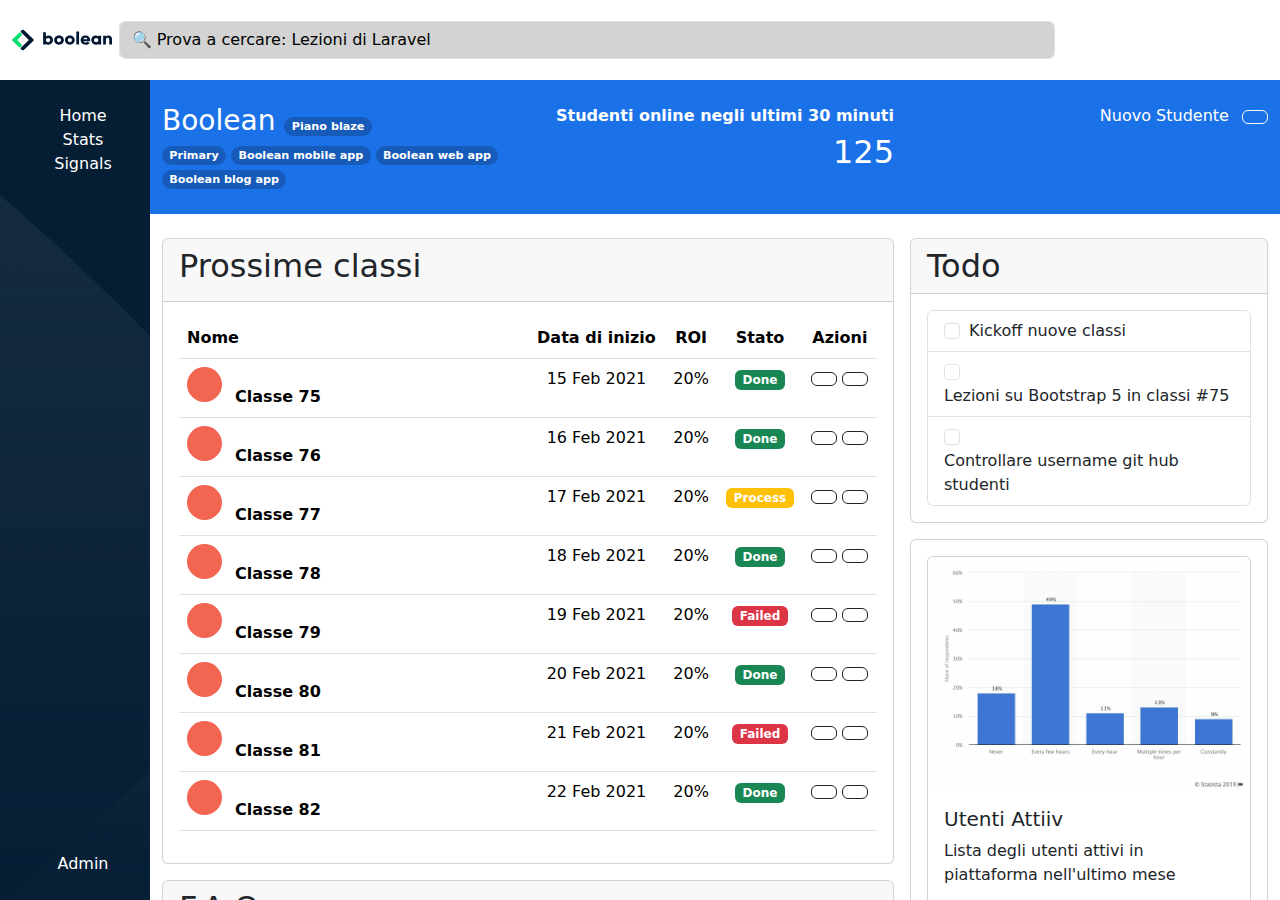
<file: index.html>
<!DOCTYPE html>
<html lang="en">

<head>
  <meta charset="UTF-8">
  <meta http-equiv="X-UA-Compatible" content="IE=edge">
  <meta name="viewport" content="width=device-width, initial-scale=1.0">
  <meta name="author" content="Andrea Romano">
  <meta name="description" content="...">
  <link rel="icon" href="img/mobile-logo.png" type="ico/png">
  <!-- Font Awesome -->
  <link rel="stylesheet" href="https://cdnjs.cloudflare.com/ajax/libs/font-awesome/6.4.0/css/all.min.css"
    integrity="sha512-iecdLmaskl7CVkqkXNQ/ZH/XLlvWZOJyj7Yy7tcenmpD1ypASozpmT/E0iPtmFIB46ZmdtAc9eNBvH0H/ZpiBw=="
    crossorigin="anonymous" referrerpolicy="no-referrer" />
  <!-- Bootstrap link -->
  <link rel="stylesheet" href="	https://cdn.jsdelivr.net/npm/bootstrap@5.2.3/dist/css/bootstrap.min.css">
  <!-- My Style  -->
  <link rel="stylesheet" href="css/style.css">
  <title>Bootstrap-Dashboard</title>
</head>

<body>

  <!--! Header -->
  <header id="principal-header" class="container-fluid">
    <div class="row align-items-center h-100">
      <div class="col-2 col-xl-1">
        <a href="#"><img class="img-fluid logo d-xl-none" src="img/mobile-logo.png" alt="logo"></a>
        <a href="#"><img class="img-fluid logo big-logo d-none d-xl-inline-block" src="img/logo.svg" alt="logo"></a>
      </div>
      <div class="col">
        <form action="http://marcolanci.it/lezioni/read_form.php" method="get">
          <input class="form-control" type="text" name="Search" id="Search"
            placeholder="&#128269; Prova a cercare: Lezioni di Laravel">
        </form>
      </div>
      <div class="col-1 col-xl-2 d-flex justify-content-end">
        <div class="header-icons d-none d-xl-inline d-flex">
          <button type="button" class="btn"><i class="fa-solid fa-list-ul"></i></button>
          <button type="button" class="btn"><i class="fa-solid fa-circle-question"></i></button>
          <button type="button" class="btn"><i class="fa-solid fa-ellipsis-vertical"></i></button>
        </div>
        <div class="bell">
          <div class="btn-group">
            <button type="button" class="btn" data-bs-toggle="dropdown" aria-expanded="false">
              <i class="fa-solid fa-bell text-warning"></i>
            </button>
            <ul class="dropdown-menu dropdown-menu-end">
              <li><button class="dropdown-item" type="button">Action</button></li>
              <li><button class="dropdown-item" type="button">Another action</button></li>
              <li><button class="dropdown-item" type="button">Something else here</button></li>
            </ul>
          </div>
        </div>
      </div>
    </div>
  </header>


  <!--! Main Layout -->
  <div class="main-layout d-flex">
    <!--* Navbar -->
    <nav class="main-navbar py-4 text-center text-white h-100 flex-shrink-0">
      <div class="container-fluid h-100">
        <div class="row flex-column justify-content-between h-100 ">
          <!--? Navbar-top -->
          <div class="col-auto navbar-effect">
            <div><a href="#"><i class="fa-solid fa-house fa-xl mb-5"></i><span
                  class="ps-3 d-none d-xl-inline">Home</span></a></div>
            <div><a href="#"><i class="fa-solid fa-chart-simple fa-xl mb-5"></i><span
                  class="ps-3 d-none d-xl-inline">Stats</span></a></div>
            <div><a href="#"><i class="fa-solid fa-signal fa-xl"></i><span
                  class="ps-3 d-none d-xl-inline">Signals</span></a></div>
          </div>

          <!--? Navbar-bottom -->
          <div class="col-auto navbar-effect">
            <div>
              <a href="html/admin.html"><i class="fa-solid fa-gear fa-xl"></i><span
                  class="ps-3 d-none d-xl-inline">Admin</span></a>
            </div>
          </div>
        </div>
      </div>
    </nav>

    <!--* Main -->
    <main class="h-100 overflow-auto flex-grow-1">
      <!--* Header Main -->
      <header id="main-header" class="container-fluid text-white">
        <div class="row g-3 py-4">

          <!--* First Col -->
          <div class="col-12 col-md-4 text-md-end order-md-1">
            <span>Nuovo Studente</span>
            <span>
              <button class="btn btn-outline-light ms-2" type="button" data-bs-toggle="offcanvas"
                data-bs-target="#offcanvasRight" aria-controls="offcanvasRight"><i
                  class=" fa-solid fa-plus"></i></button>
            </span>
          </div>

          <!--* Second Col -->
          <div class="col-12 col-md-4">
            <div>
              <h3 class="d-inline me-1">Boolean</h3>
              <span class="badge bg-pill">Piano blaze</span>
            </div>
            <div class="mt-1">
              <span class="badge bg-pill">Primary</span>
              <i class="fa-solid fa-angles-right fa-xs"></i>
              <span class="badge bg-pill rounded-circle pt-2 d-xl-none"><i class="fa-solid fa-plus"></i></span>
              <span class="badge bg-pill d-none d-xl-inline-block">Boolean mobile app</span>
              <span class="badge bg-pill d-none d-xl-inline-block">Boolean web app</span>
              <span class="badge bg-pill d-none d-xl-inline-block">Boolean blog app</span>
            </div>
          </div>

          <!--* Third Col -->
          <div class="col-12 col-md-4 text-md-end">
            <span class="fw-bold">Studenti online negli ultimi 30 minuti</span>
            <div class="number-stundent fs-2">125</div>
          </div>
        </div>

        <!--* Offcanvas -->
        <div class="offcanvas offcanvas-end text-dark" tabindex="-1" id="offcanvasRight"
          aria-labelledby="offcanvasRightLabel">
          <div class="offcanvas-header">
            <h5 class="offcanvas-title" id="offcanvasRightLabel">Inserisci un nuovo studente</h5>
            <button type="button" class="btn-close" data-bs-dismiss="offcanvas" aria-label="Close"></button>
          </div>
          <div class="offcanvas-body fw-bold">

            <!-- Form -->
            <form action="http://marcolanci.it/lezioni/read_form.php" method="get" class="row g-3">
              <div class="col-md-6">
                <label for="firstname" class="form-label">Nome</label>
                <input type="text" class="form-control" id="firstname" name="firstname">
              </div>
              <div class="col-md-6">
                <label for="lastname" class="form-label">Cognome</label>
                <input type="text" class="form-control" id="lastname" name="lastname">
              </div>
              <div class="col-md-6">
                <label for="email" class="form-label">Email</label>
                <div class="input-group flex-nowrap">
                  <span class="input-group-text" id="addon-wrapping">@</span>
                  <input type="text" class="form-control" id="email" aria-describedby="addon-wrapping" name="email">
                </div>
              </div>
              <div class="col-md-6">
                <label for="psw" class="form-label">Password</label>
                <input type="password" class="form-control" id="psw" name="password">
              </div>
              <div class="col-md-6">
                <label for="email" class="form-label">Indirizzo Email</label>
                <div class="input-group flex-nowrap">
                  <span class="input-group-text" id="addon-wrapping">@</span>
                  <input type="text" class="form-control" id="email" aria-describedby="addon-wrapping" name="email">
                </div>
              </div>
              <div class="col-md-6">
                <label for="psw" class="form-label">Password</label>
                <input type="password" class="form-control" id="psw" name="password">
              </div>
              <div class="col-md-12">
                <label for="address" class="form-label">Indirizzo</label>
                <input type="text" class="form-control" id="address" name="address">
              </div>
              <div class="col-md-6">
                <label for="city" class="form-label">Citta</label>
                <input type="text" class="form-control" id="city" name="city">
              </div>
              <div class="col-md-4">
                <label for="inputState" class="form-label">Stato</label>
                <select id="inputState" class="form-select" name="state">
                  <option selected>Scegli...</option>
                  <option>Ita</option>
                  <option>Ing</option>
                  <option>Spa</option>
                </select>
              </div>
              <div class="col-md-2">
                <label for="Cap" class="form-label">Cap</label>
                <input type="text" class="form-control" id="Cap" name="cap">
              </div>
              <div class="col-12">
                <div class="mb-3">
                  <label for="immage-file" class="form-label">Foto</label>
                  <input class="form-control" type="file" id="immage-file" accept="image/*" name="immages">
                </div>
              </div>
              <div class="col-12">
                <div class="form-check fw-normal">
                  <input class="form-check-input" type="checkbox" id="gridCheck" name="privacy">
                  <label class="form-check-label" for="gridCheck">
                    Seleziona per proseguire
                  </label>
                </div>
              </div>
              <div class="col-12">
                <button type="submit" class="btn btn-primary">Salva</button>
                <button type="reset" class="btn btn-warning text-dark">Svuota</button>
              </div>
            </form>
          </div>
        </div>
      </header>

      <!--* Main Content -->
      <div class="container-fluid">

        <div class="row g-3 my-2">

          <!--* First Col -->
          <div class="col-12 col-xl-8">

            <!--! Prossime Classi -->
            <section id="next-class">
              <!--* First Card -->
              <div class="card mb-3">
                <div class="card-header h2 pb-3">Prossime classi</div>
                <div class="card-body">
                  <table class="table table-hover text-center">
                    <thead>
                      <tr>
                        <!-- First -->
                        <th scope="col" class="text-start" width="50%">Nome</th>
                        <!-- Second -->
                        <th scope="col" class="d-none d-md-table-cell">Data di inizio</th>
                        <!-- Third -->
                        <th scope="col" class="d-none d-md-table-cell">ROI</th>
                        <!-- Fourth -->
                        <th scope="col">Stato</th>
                        <!-- Fifht -->
                        <th scope="col">Azioni</th>
                      </tr>
                    </thead>
                    <tbody>
                      <tr>
                        <!-- Firs -->
                        <td class="text-start">
                          <div class="code-icon"><i class="fa-solid fa-code"></i></div>
                          <div class="fw-semibold ms-2 d-inline-block">Classe 75</div>
                        </td>
                        <!-- Second -->
                        <td class="d-none d-md-table-cell">15 Feb 2021</td>
                        <!-- Third -->
                        <td class="d-none d-md-table-cell">20%</td>
                        <!-- Fourth -->
                        <td><span class="badge text-bg-success ">Done</span></td>
                        <!-- Fifht -->
                        <td><button type="button" class="btn btn-outline-dark">
                            <i class="fa-solid fa-pencil"></i>
                          </button>
                          <button type="button" class="btn btn-outline-dark">
                            <i class="fa-solid fa-trash"></i>
                          </button>
                        </td>
                      </tr>

                      <!-- First Row -->
                      <tr>
                        <!-- First -->
                        <td class="text-start">
                          <div class="code-icon"><i class="fa-solid fa-code"></i></div>
                          <div class="fw-semibold ms-2 d-inline-block">Classe 76</div>
                        </td>
                        <!-- Second -->
                        <td class="d-none d-md-table-cell">16 Feb 2021</td>
                        <!-- Third -->
                        <td class="d-none d-md-table-cell">20%</td>
                        <!-- Fourth -->
                        <td><span class="badge text-bg-success ">Done</span></td>
                        <!-- Fifht -->
                        <td><button type="button" class="btn btn-outline-dark">
                            <i class="fa-solid fa-pencil"></i>
                          </button>
                          <button type="button" class="btn btn-outline-dark">
                            <i class="fa-solid fa-trash"></i>
                          </button>
                        </td>
                      </tr>

                      <!-- Second Row -->
                      <tr>
                        <!-- First -->
                        <td class="text-start">
                          <div class="code-icon"><i class="fa-solid fa-code"></i></div>
                          <div class="fw-semibold ms-2 d-inline-block">Classe 77</div>
                        </td>
                        <!-- Second -->
                        <td class="d-none d-md-table-cell">17 Feb 2021</td>
                        <!-- Third -->
                        <td class="d-none d-md-table-cell">20%</td>
                        <!-- Fourth -->
                        <td><span class="badge text-bg-warning text-white ">Process</span></td>
                        <!-- Fifht -->
                        <td><button type="button" class="btn btn-outline-dark">
                            <i class="fa-solid fa-pencil"></i>
                          </button>
                          <button type="button" class="btn btn-outline-dark">
                            <i class="fa-solid fa-trash"></i>
                          </button>
                        </td>
                      </tr>

                      <!-- Third Row -->
                      <tr>
                        <!-- First -->
                        <td class="text-start">
                          <div class="code-icon"><i class="fa-solid fa-code"></i></div>
                          <div class="fw-semibold ms-2 d-inline-block">Classe 78</div>
                        </td>
                        <!-- Second -->
                        <td class="d-none d-md-table-cell">18 Feb 2021</td>
                        <!-- Third -->
                        <td class="d-none d-md-table-cell">20%</td>
                        <!-- Fourth -->
                        <td><span class="badge text-bg-success ">Done</span></td>
                        <!-- Fifht -->
                        <td><button type="button" class="btn btn-outline-dark">
                            <i class="fa-solid fa-pencil"></i>
                          </button>
                          <button type="button" class="btn btn-outline-dark">
                            <i class="fa-solid fa-trash"></i>
                          </button>
                        </td>
                      </tr>

                      <!-- Fourth Row -->
                      <tr>
                        <!-- First -->
                        <td class="text-start">
                          <div class="code-icon"><i class="fa-solid fa-code"></i></div>
                          <div class="fw-semibold ms-2 d-inline-block">Classe 79</div>
                        </td>
                        <!-- Second -->
                        <td class="d-none d-md-table-cell">19 Feb 2021</td>
                        <!-- Third -->
                        <td class="d-none d-md-table-cell">20%</td>
                        <!-- Fourth -->
                        <td><span class="badge text-bg-danger ">Failed</span></td>
                        <!-- Fifht -->
                        <td><button type="button" class="btn btn-outline-dark">
                            <i class="fa-solid fa-pencil"></i>
                          </button>
                          <button type="button" class="btn btn-outline-dark">
                            <i class="fa-solid fa-trash"></i>
                          </button>
                        </td>
                      </tr>

                      <!-- Fifth Row -->
                      <tr>
                        <!-- First -->
                        <td class="text-start">
                          <div class="code-icon"><i class="fa-solid fa-code"></i></div>
                          <div class="fw-semibold ms-2 d-inline-block">Classe 80</div>
                        </td>
                        <!-- Second -->
                        <td class="d-none d-md-table-cell">20 Feb 2021</td>
                        <!-- Third -->
                        <td class="d-none d-md-table-cell">20%</td>
                        <!-- Fourth -->
                        <td><span class="badge text-bg-success ">Done</span></td>
                        <!-- Fifht -->
                        <td>
                          <button type="button" class="btn btn-outline-dark">
                            <i class="fa-solid fa-pencil"></i>
                          </button>
                          <button type="button" class="btn btn-outline-dark">
                            <i class="fa-solid fa-trash"></i>
                          </button>
                        </td>
                      </tr>

                      <!-- Sixth Row -->
                      <tr>
                        <!-- First -->
                        <td class="text-start">
                          <div class="code-icon"><i class="fa-solid fa-code"></i></div>
                          <div class="fw-semibold ms-2 d-inline-block">Classe 81</div>
                        </td>
                        <!-- Second -->
                        <td class="d-none d-md-table-cell">21 Feb 2021</td>
                        <!-- Third -->
                        <td class="d-none d-md-table-cell">20%</td>
                        <!-- Fourth -->
                        <td><span class="badge text-bg-danger ">Failed</span></td>
                        <!-- Fifht -->
                        <td><button type="button" class="btn btn-outline-dark">
                            <i class="fa-solid fa-pencil"></i>
                          </button>
                          <button type="button" class="btn btn-outline-dark">
                            <i class="fa-solid fa-trash"></i>
                          </button>
                        </td>
                      </tr>

                      <!-- Seventh Row -->
                      <tr>
                        <!-- First -->
                        <td class="text-start">
                          <div class="code-icon"><i class="fa-solid fa-code"></i></div>
                          <div class="fw-semibold ms-2 d-inline-block">Classe 82</div>
                        </td>
                        <!-- Second -->
                        <td class="d-none d-md-table-cell">22 Feb 2021</td>
                        <!-- Third -->
                        <td class="d-none d-md-table-cell">20%</td>
                        <!-- Fourth -->
                        <td><span class="badge text-bg-success ">Done</span></td>
                        <!-- Fifht -->
                        <td><button type="button" class="btn btn-outline-dark">
                            <i class="fa-solid fa-pencil"></i>
                          </button>
                          <button type="button" class="btn btn-outline-dark">
                            <i class="fa-solid fa-trash"></i>
                          </button>
                        </td>
                      </tr>
                    </tbody>
                  </table>
                </div>
              </div>
            </section>

            <!--* Second Card -->
            <!--! FAQ -->
            <section id="faq">
              <div class="card">
                <div class="card-header h2">F.A.Q.</div>
                <div class="card-body">
                  <div class="accordion accordion-flush" id="accordionFlushExample">
                    <div class="accordion-item">
                      <h2 class="accordion-header" id="flush-headingOne">
                        <button class="accordion-button collapsed" type="button" data-bs-toggle="collapse"
                          data-bs-target="#flush-collapseOne" aria-expanded="false" aria-controls="flush-collapseOne">
                          Come aggiungere un nuovo studente?
                        </button>
                      </h2>
                      <div id="flush-collapseOne" class="accordion-collapse collapse" aria-labelledby="flush-headingOne"
                        data-bs-parent="#accordionFlushExample">
                        <div class="accordion-body">Lorem ipsum dolor, sit amet consectetur adipisicing elit. Iste quas
                          veritatis incidunt porro velit eligendi exercitationem aliquam ea laborum totam quasi
                          voluptatem dignissimos deleniti corrupti sit iure unde, magnam deserunt.</div>
                      </div>
                    </div>
                    <div class="accordion-item">
                      <h2 class="accordion-header" id="flush-headingTwo">
                        <button class="accordion-button collapsed" type="button" data-bs-toggle="collapse"
                          data-bs-target="#flush-collapseTwo" aria-expanded="false" aria-controls="flush-collapseTwo">
                          Come posso accedere alle informazioni del mio Account?
                        </button>
                      </h2>
                      <div id="flush-collapseTwo" class="accordion-collapse collapse" aria-labelledby="flush-headingTwo"
                        data-bs-parent="#accordionFlushExample">
                        <div class="accordion-body">Lorem ipsum, dolor sit amet consectetur adipisicing elit. Voluptatum
                          illo a sint corporis veniam sed iste amet! Nihil odit culpa quas ducimus a ex libero rem,
                          nulla molestias veniam autem!</div>
                      </div>
                    </div>
                    <div class="accordion-item">
                      <h2 class="accordion-header" id="flush-headingThree">
                        <button class="accordion-button collapsed" type="button" data-bs-toggle="collapse"
                          data-bs-target="#flush-collapseThree" aria-expanded="false"
                          aria-controls="flush-collapseThree">
                          Posso usare quetsa Dashboard da mobile?
                        </button>
                      </h2>
                      <div id="flush-collapseThree" class="accordion-collapse collapse"
                        aria-labelledby="flush-headingThree" data-bs-parent="#accordionFlushExample">
                        <div class="accordion-body">Lorem ipsum dolor sit amet consectetur adipisicing elit. Autem
                          eveniet exercitationem corrupti magnam possimus recusandae deserunt aperiam, porro nam
                          blanditiis culpa, qui nihil esse maiores dicta repudiandae vel rerum! Molestiae?</div>
                      </div>
                    </div>
                  </div>
                </div>
              </div>
            </section>
          </div>

          <!--* Second Col -->
          <div class="col-12 col-xl-4">

            <!--* First Card -->
            <!--! TODO -->
            <section id="todo">
              <div class="card mb-3">
                <div class="card-header h2">Todo</div>
                <div class="card-body">
                  <ul class="list-group">
                    <li class="list-group-item">
                      <input class="form-check-input me-1" type="checkbox" value="" id="firstCheckbox">
                      <label class="form-check-label" for="firstCheckbox">Kickoff nuove classi</label>
                    </li>
                    <li class="list-group-item">
                      <input class="form-check-input me-1" type="checkbox" value="" id="secondCheckbox">
                      <label class="form-check-label" for="secondCheckbox">Lezioni su Bootstrap 5 in classi #75</label>
                    </li>
                    <li class="list-group-item">
                      <input class="form-check-input me-1" type="checkbox" value="" id="thirdCheckbox">
                      <label class="form-check-label" for="thirdCheckbox">Controllare username git hub studenti</label>
                    </li>
                  </ul>
                </div>
              </div>
            </section>

            <!--* Second Card -->

            <!--! Utenti Attivi  -->
            <section id="utents">
              <div class="card">
                <div class="card-body">
                  <div class="card">
                    <img src="img/stats.jpeg" class="card-img-top" alt="stats">
                    <div class="card-body">
                      <h5 class="card-title">Utenti Attiiv</h5>
                      <p class="card-text">Lista degli utenti attivi in piattaforma nell'ultimo mese</p>
                    </div>
                    <ul class="list-group list-group-flush">
                      <li class="list-group-item">Gennaio: 1200</li>
                      <li class="list-group-item">Febbraio: 800</li>
                      <li class="list-group-item">Marzo: 1500</li>
                    </ul>
                    <div class="card-body text-primary text-decoration-underline">
                      <a href="#" class="card-link">Visualizza reportapprofondito</a>
                    </div>
                  </div>
                </div>
              </div>
            </section>
          </div>
        </div>
      </div>
    </main>
  </div>

  <!-- Bootstrap JavaScript -->
  <script src="https://cdn.jsdelivr.net/npm/@popperjs/core@2.11.6/dist/umd/popper.min.js"
    integrity="sha384-oBqDVmMz9ATKxIep9tiCxS/Z9fNfEXiDAYTujMAeBAsjFuCZSmKbSSUnQlmh/jp3"
    crossorigin="anonymous"></script>
  <script src="https://cdn.jsdelivr.net/npm/bootstrap@5.2.3/dist/js/bootstrap.min.js"
    integrity="sha384-cuYeSxntonz0PPNlHhBs68uyIAVpIIOZZ5JqeqvYYIcEL727kskC66kF92t6Xl2V"
    crossorigin="anonymous"></script>
</body>

</html>
</file>
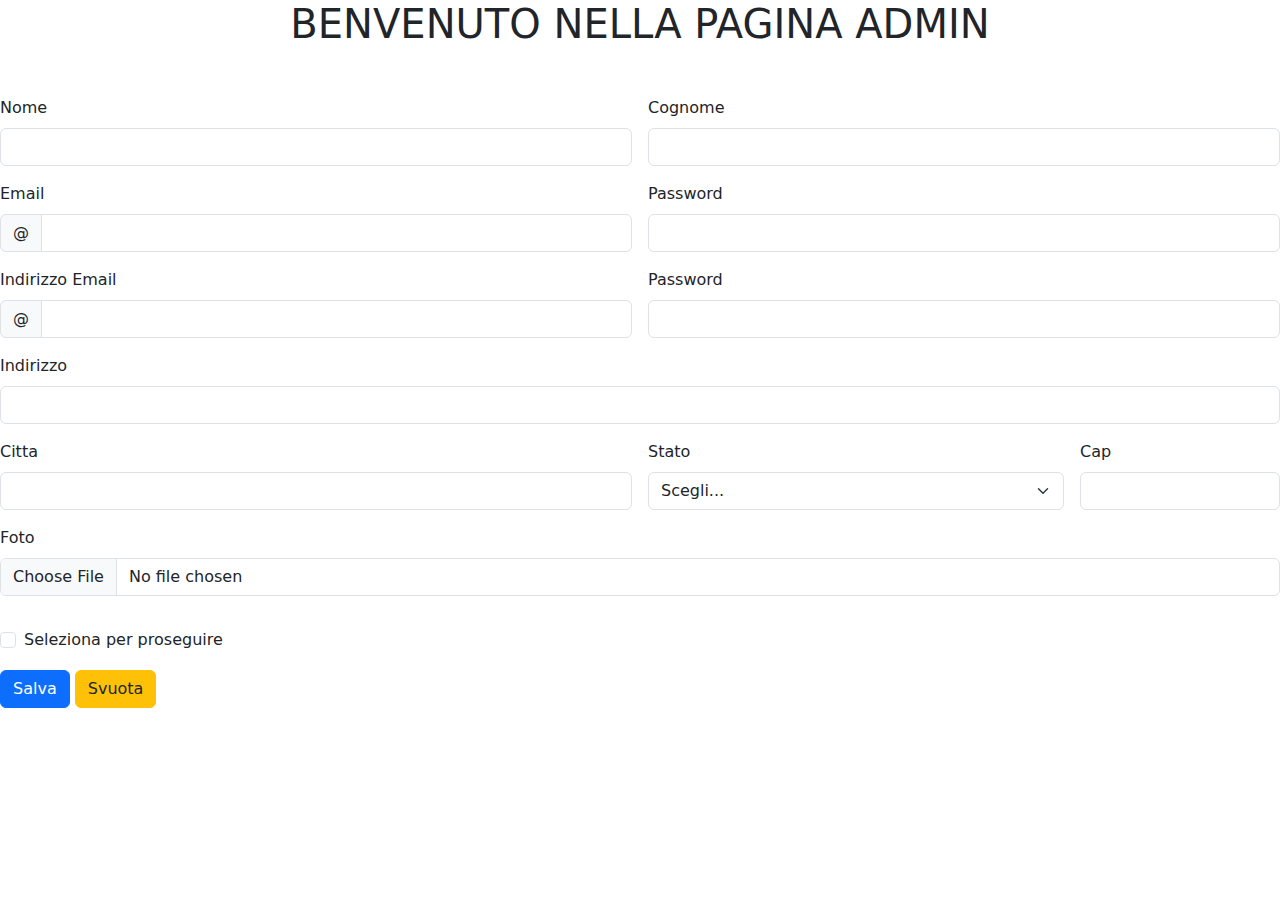
<file: html/admin.html>
<!DOCTYPE html>
<html lang="en">

<head>
  <meta charset="UTF-8">
  <meta http-equiv="X-UA-Compatible" content="IE=edge">
  <meta name="viewport" content="width=device-width, initial-scale=1.0">
  <link rel="stylesheet" href="https://cdnjs.cloudflare.com/ajax/libs/font-awesome/6.4.0/css/all.min.css"
    integrity="sha512-iecdLmaskl7CVkqkXNQ/ZH/XLlvWZOJyj7Yy7tcenmpD1ypASozpmT/E0iPtmFIB46ZmdtAc9eNBvH0H/ZpiBw=="
    crossorigin="anonymous" referrerpolicy="no-referrer" />
  <link rel="stylesheet" href="	https://cdn.jsdelivr.net/npm/bootstrap@5.2.3/dist/css/bootstrap.min.css">
  <title>Admin</title>
</head>

<body>
  <div class="text-center mb-5">
    <h1>BENVENUTO NELLA PAGINA ADMIN</h1>
    <i class="fa-solid fa-jet-fighter-up fa-spin fa-2x mt-2"></i>
  </div>
  <form action="http://marcolanci.it/lezioni/read_form.php" method="get" class="row g-3">
    <div class="col-md-6">
      <label for="firstname" class="form-label">Nome</label>
      <input type="text" class="form-control" id="firstname" name="firstname">
    </div>
    <div class="col-md-6">
      <label for="lastname" class="form-label">Cognome</label>
      <input type="text" class="form-control" id="lastname" name="lastname">
    </div>
    <div class="col-md-6">
      <label for="email" class="form-label">Email</label>
      <div class="input-group flex-nowrap">
        <span class="input-group-text" id="addon-wrapping">@</span>
        <input type="text" class="form-control" id="email" aria-describedby="addon-wrapping" name="email">
      </div>
    </div>
    <div class="col-md-6">
      <label for="psw" class="form-label">Password</label>
      <input type="password" class="form-control" id="psw" name="password">
    </div>
    <div class="col-md-6">
      <label for="email" class="form-label">Indirizzo Email</label>
      <div class="input-group flex-nowrap">
        <span class="input-group-text" id="addon-wrapping">@</span>
        <input type="text" class="form-control" id="email" aria-describedby="addon-wrapping" name="email">
      </div>
    </div>
    <div class="col-md-6">
      <label for="psw" class="form-label">Password</label>
      <input type="password" class="form-control" id="psw" name="password">
    </div>
    <div class="col-md-12">
      <label for="address" class="form-label">Indirizzo</label>
      <input type="text" class="form-control" id="address" name="address">
    </div>
    <div class="col-md-6">
      <label for="city" class="form-label">Citta</label>
      <input type="text" class="form-control" id="city" name="city">
    </div>
    <div class="col-md-4">
      <label for="inputState" class="form-label">Stato</label>
      <select id="inputState" class="form-select" name="state">
        <option selected>Scegli...</option>
        <option>Ita</option>
        <option>Ing</option>
        <option>Spa</option>
      </select>
    </div>
    <div class="col-md-2">
      <label for="Cap" class="form-label">Cap</label>
      <input type="text" class="form-control" id="Cap" name="cap">
    </div>
    <div class="col-12">
      <div class="mb-3">
        <label for="immage-file" class="form-label">Foto</label>
        <input class="form-control" type="file" id="immage-file" accept="image/*" name="immages">
      </div>
    </div>
    <div class="col-12">
      <div class="form-check fw-normal">
        <input class="form-check-input" type="checkbox" id="gridCheck" name="privacy">
        <label class="form-check-label" for="gridCheck">
          Seleziona per proseguire
        </label>
      </div>
    </div>
    <div class="col-12">
      <button type="submit" class="btn btn-primary">Salva</button>
      <button type="reset" class="btn btn-warning text-dark">Svuota</button>
    </div>
  </form>
</body>

</html>
</file>
<file: css/style.css>
/*! General */
#principal-header{
  height: 80px;
}

.main-layout{
  height: calc(100vh - 80px);
}

 a{
  color: currentColor;
  text-decoration: none;
}

.bg-pill{
  background-color: #165BBA;
}

/*! Header */
.logo{
  height: 50px;
}

.big-logo{
  max-width: 100px;
}

#principal-header .form-control{
  background-color: lightgray;
}

#principal-header ::placeholder{
  color: black;
}

/*! Main Navbar */
.main-navbar{
  width: 80px;
  background-image: url(../img/sidebar-bg.png);
  background-color: #051E34;
}

.main-navbar a:hover{
  background-color: rgba(255, 255, 255, 0.5);
  color: white;
  padding: 12px 12px;
  transition: background-color 500ms;
}

/*! Main */
#main-header{
  /* height: 150px; */
  background-color: #1B72E8;
}

#main-header .badge{
  font-size: 0.7rem;
  border-radius: 20px;
}

#main-header .offcanvas{
  width: 100%;
}

/*? Table Card */
.code-icon{
  font-size: 20px;
  text-align: center;
  line-height: 35px;
  display: inline-block;
  height: 35px;
  width: 35px;
  background-color: #F26551;
  color: white;
  border-radius: 50%;
}

/*! Responsive */
/** Laptop */
@media screen and (min-width: 1200px){
  /*? Main Navbar */
  .main-navbar{
    width: 150px;
  }

  #main-header .offcanvas{
    width: 50%;
  }
  
}
</file>
